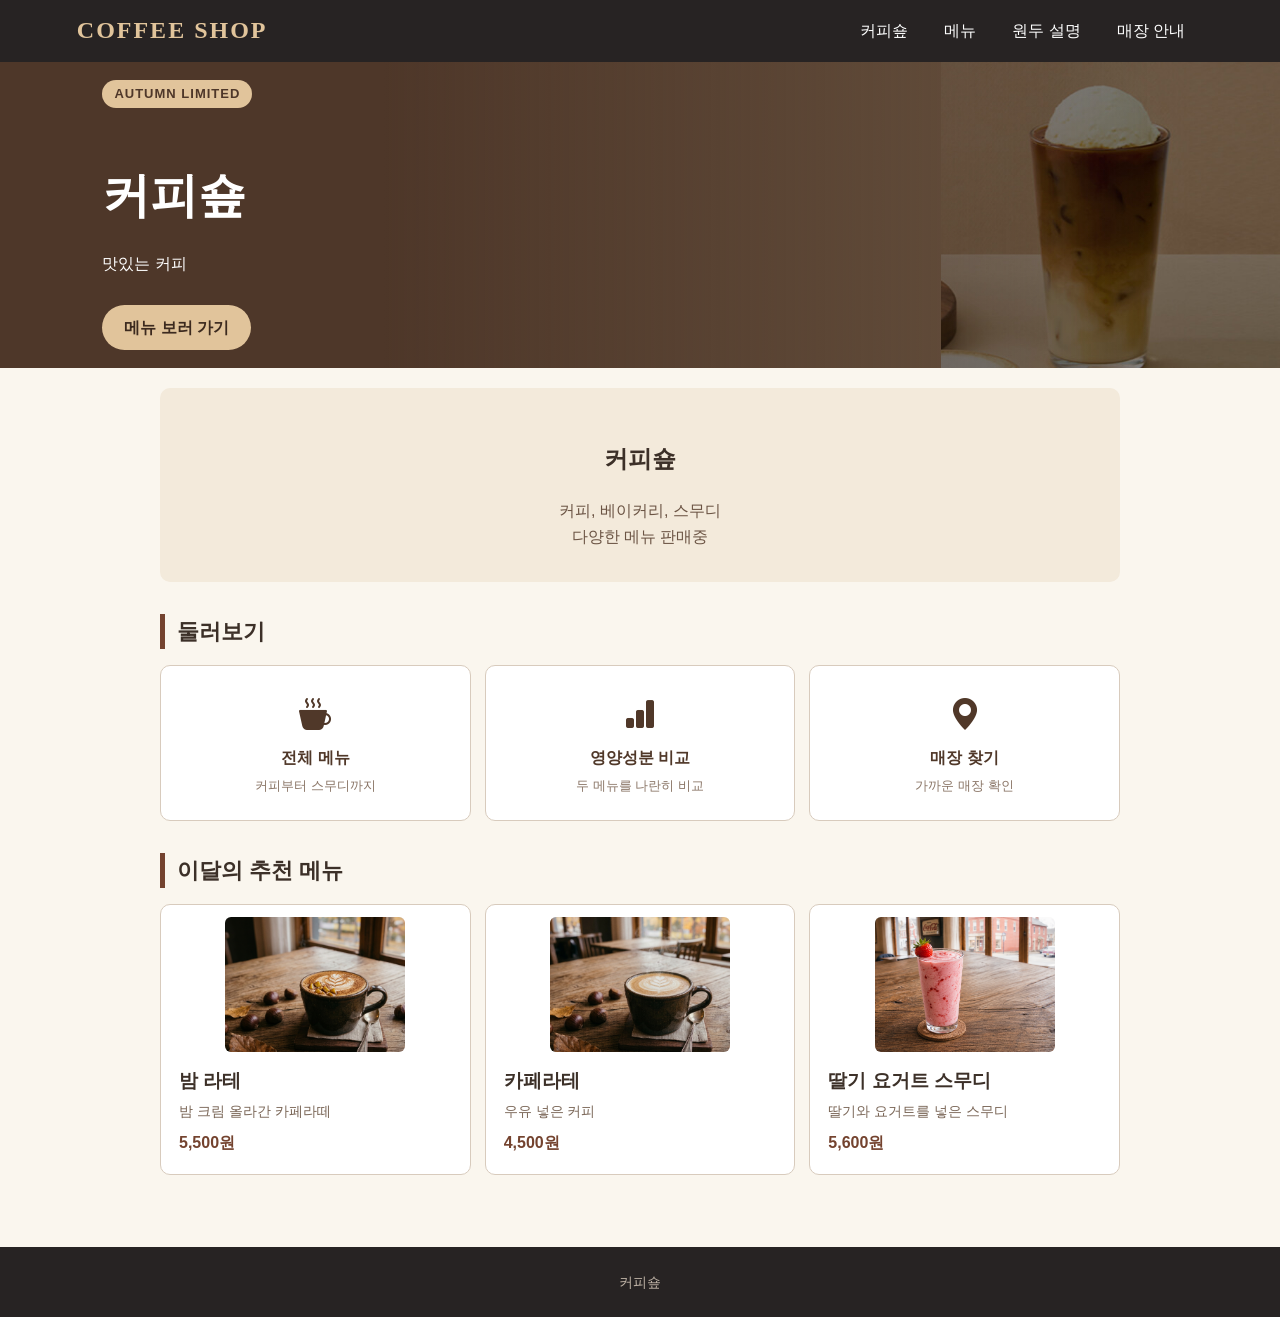
<file: index.html>
<!DOCTYPE html>
<html lang="ko">
<head>
    <meta charset="UTF-8">
    <meta name="viewport" content="width=device-width, initial-scale=1">
    <title>홈 | 커피숖</title>
    <link rel="stylesheet" href="https://cdn.jsdelivr.net/npm/bootstrap-icons@1.13.2/font/bootstrap-icons.min.css">
    <link rel="stylesheet" href="style.css">
</head>
<body>
    <!-- 상단 바: 하위 메뉴를 누르면 별도의 HTML 페이지로 이동한다. -->
    <header>
        <a class="brand" href="index.html">COFFEE SHOP</a>
        <nav aria-label="주요 메뉴">
            <details class="nav-group" name="navigation">
                <summary>커피숖</summary>
                <div class="dropdown">
                    <a href="index.html">메인</a>
                </div>
            </details>
            <details class="nav-group" name="navigation">
                <summary>메뉴</summary>
                <div class="dropdown">
                    <a href="menu.html">전체 메뉴</a>
                    <a href="compare.html">영양성분 비교</a>
                    <a href="order.html">금액 확인</a>
                </div>
            </details>
            <a class="nav-beans-link" href="beans.html">원두 설명</a>
            <details class="nav-group" name="navigation">
                <summary>매장 안내</summary>
                <div class="dropdown">
                    <a href="store.html">매장찾기</a>
                </div>
            </details>
        </nav>
    </header>

    <section class="banner">
        <div>
            <span class="badge">AUTUMN LIMITED</span>
            <h1>커피숖</h1>
            <p>맛있는 커피</p>
            <a class="cta" href="menu.html">메뉴 보러 가기</a>
        </div>
    </section>

    <main>
        <!-- 브랜드 소개 -->
        <section class="intro">
            <h1>커피숖</h1>
            <p>커피, 베이커리, 스무디<br>
              다양한 메뉴 판매중 </p>
        </section>

        <!-- 핵심 기능 바로가기 카드 3개 -->
        <section aria-labelledby="shortcut-title">
            <h2 id="shortcut-title">둘러보기</h2>
            <div class="shortcuts">
                <a href="menu.html">
                    <span class="icon" aria-hidden="true"><i class="bi bi-cup-hot-fill"></i></span>
                    <strong>전체 메뉴</strong>
                    <small>커피부터 스무디까지</small>
                </a>
                <a href="compare.html">
                    <span class="icon" aria-hidden="true"><i class="bi bi-bar-chart-fill"></i></span>
                    <strong>영양성분 비교</strong>
                    <small>두 메뉴를 나란히 비교</small>
                </a>
                <a href="store.html">
                    <span class="icon" aria-hidden="true"><i class="bi bi-geo-alt-fill"></i></span>
                    <strong>매장 찾기</strong>
                    <small>가까운 매장 확인</small>
                </a>
            </div>
        </section>
<!-- 추천 메뉴 -->
        <section>
            <h2>이달의 추천 메뉴</h2>
            <div class="picks">
                <div class="pick">
                    <img src="images/chestnut-latte.jpg" alt="밤 라테">
                    <h3>밤 라테</h3>
                    <p>밤 크림 올라간 카페라떼</p>
                    <strong>5,500원</strong>
                </div>
                <div class="pick">
                    <img src="images/cafe-latte.jpg" alt="카페라테">
                    <h3>카페라테</h3>
                    <p>우유 넣은 커피</p>
                    <strong>4,500원</strong>
                </div>
                <div class="pick">
                    <img src="images/strawberry-smoothie.jpg" alt="딸기 요거트 스무디">
                    <h3>딸기 요거트 스무디</h3>
                    <p>딸기와 요거트를 넣은 스무디</p>
                    <strong>5,600원</strong>
                </div>
            </div>
        </section>
    </main>

    <footer>커피숖</footer>
</body>
</html>
</file>
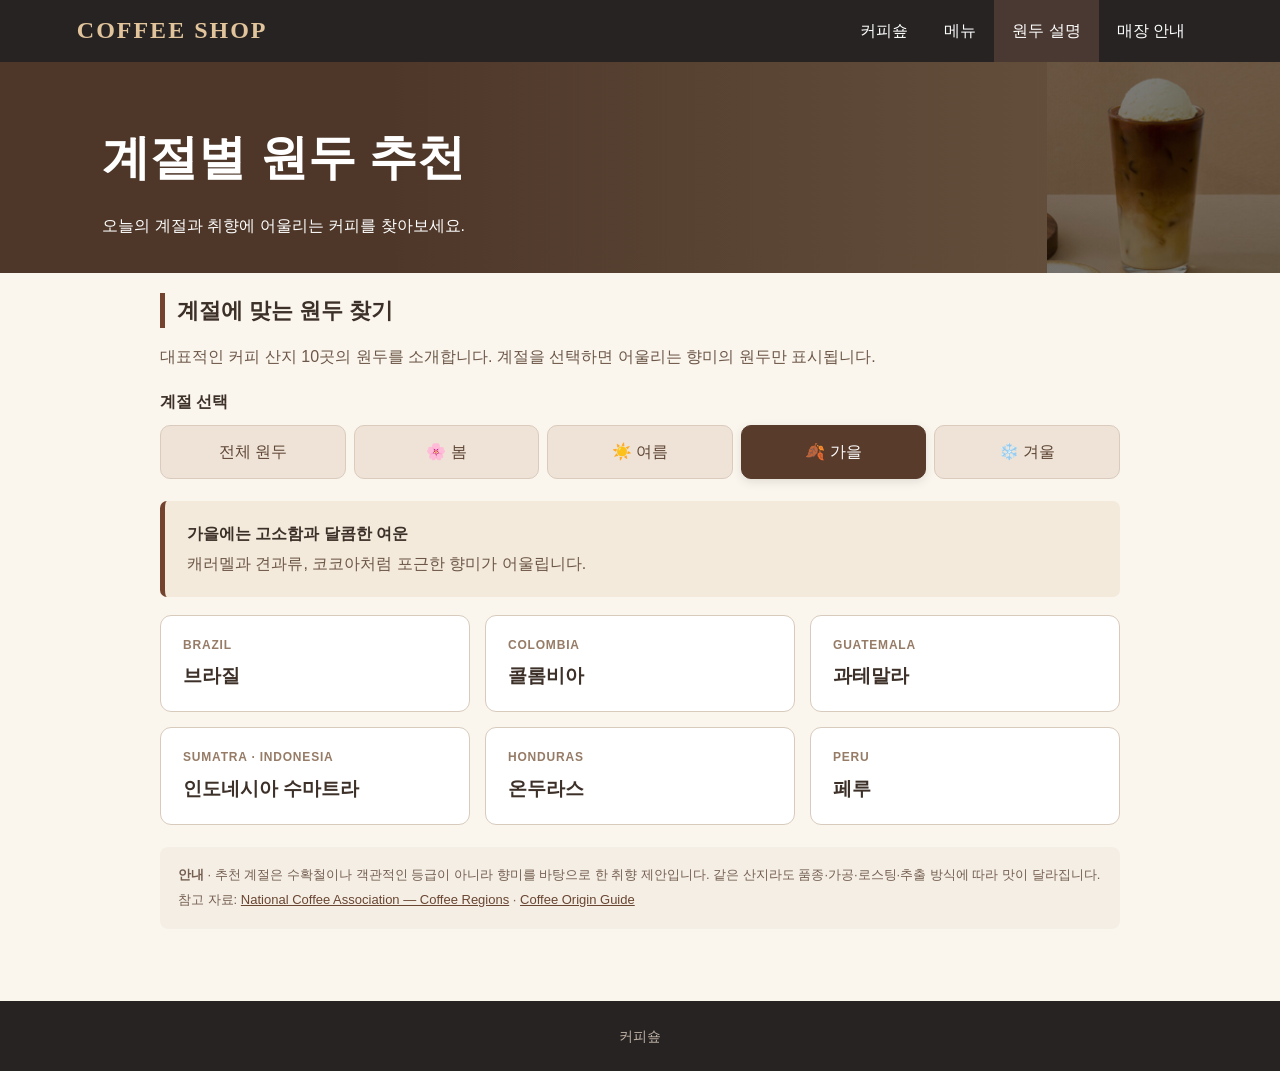
<file: beans.html>
<!DOCTYPE html>
<html lang="ko">
<head><meta charset="UTF-8"><meta name="viewport" content="width=device-width, initial-scale=1">
<title>계절별 원두 추천 | 커피숖</title>
<link rel="stylesheet" href="https://cdn.jsdelivr.net/npm/bootstrap-icons@1.13.2/font/bootstrap-icons.min.css">
<link rel="stylesheet" href="style.css"></head>
<body><header>
<a class="brand" href="index.html">COFFEE SHOP</a>
<nav aria-label="주요 메뉴">
<details class="nav-group" name="navigation"><summary>커피숖</summary><div class="dropdown"><a href="index.html">메인</a></div></details>
<details class="nav-group" name="navigation"><summary>메뉴</summary><div class="dropdown"><a href="menu.html">전체 메뉴</a><a href="compare.html">영양성분 비교</a><a href="order.html">금액 확인</a></div></details>
<a class="nav-beans-link" href="beans.html" aria-current="page">원두 설명</a>
<details class="nav-group" name="navigation"><summary>매장 안내</summary><div class="dropdown"><a href="store.html">매장찾기</a></div></details>
</nav></header>
<section class="banner"><div><h1>계절별 원두 추천</h1><p>오늘의 계절과 취향에 어울리는 커피를 찾아보세요.</p></div></section>
<main id="beans-page">
<section><h2>계절에 맞는 원두 찾기</h2><p class="bean-intro">대표적인 커피 산지 10곳의 원두를 소개합니다. 계절을 선택하면 어울리는 향미의 원두만 표시됩니다. </p>
<fieldset class="bean-season-controls"><legend>계절 선택</legend><label><input type="radio" id="season-all" name="season" value="all" >전체 원두</label><label><input type="radio" id="season-spring" name="season" value="spring" >🌸 봄</label><label><input type="radio" id="season-summer" name="season" value="summer" >☀️ 여름</label><label><input type="radio" id="season-autumn" name="season" value="autumn" checked>🍂 가을</label><label><input type="radio" id="season-winter" name="season" value="winter" >❄️ 겨울</label></fieldset>
<div class="bean-season-summary" aria-live="off"><div class="summary-item summary-all"><strong>대표 원두 10가지</strong><p>세계 여러 산지에서 생산되는 대표 원두들의 일반적인 향미를 살펴보세요.</p></div><div class="summary-item summary-spring"><strong>봄에는 꽃향기와 산뜻한 산미</strong><p>화사한 꽃향기, 가벼운 과일향, 균형 잡힌 단맛을 중심으로 추천해요.</p></div><div class="summary-item summary-summer"><strong>여름에는 과일향과 청량한 느낌</strong><p>시트러스와 베리처럼 산뜻한 느낌의 원두를 아이스로 즐겨 보세요.</p></div><div class="summary-item summary-autumn"><strong>가을에는 고소함과 달콤한 여운</strong><p>캐러멜과 견과류, 코코아처럼 포근한 향미가 어울립니다.</p></div><div class="summary-item summary-winter"><strong>겨울에는 진하고 따뜻한 풍미</strong><p>초콜릿과 향신료, 묵직한 바디를 가진 원두를 따뜻하게 즐겨 보세요.</p></div></div>
<div class="bean-cards"><article class="bean-card" data-seasons="autumn winter">
<div class="bean-region">BRAZIL</div>
<h3>브라질</h3>
<p class="bean-taste"><strong>대표 향미</strong> · 초콜릿 · 견과류 · 캐러멜</p>
<p class="bean-note">구수하고 부드러워 라테나 에스프레소에도 어울립니다.</p>
<div class="season-reason">초콜릿 같은 고소함으로 선선한 계절에 포근하게 즐기기 좋아요.</div>
<div class="bean-tags"><span>고소함</span><span>낮은 산미</span></div>
</article>
<article class="bean-card" data-seasons="spring autumn">
<div class="bean-region">COLOMBIA</div>
<h3>콜롬비아</h3>
<p class="bean-taste"><strong>대표 향미</strong> · 캐러멜 · 코코아 · 은은한 과일</p>
<p class="bean-note">산미와 단맛의 균형을 찾는 분께 권합니다.</p>
<div class="season-reason">봄에는 균형 잡힌 산뜻함, 가을에는 달콤한 여운을 느껴 보세요.</div>
<div class="bean-tags"><span>균형감</span><span>중간 바디</span></div>
</article>
<article class="bean-card" data-seasons="spring summer">
<div class="bean-region">ETHIOPIA</div>
<h3>에티오피아</h3>
<p class="bean-taste"><strong>대표 향미</strong> · 자스민 · 베리 · 감귤</p>
<p class="bean-note">꽃향기와 과일향이 특징적으로 나타나는 커피가 많습니다.</p>
<div class="season-reason">꽃처럼 화사한 향으로 봄을, 과일 같은 향으로 여름 아이스를 즐겨 보세요.</div>
<div class="bean-tags"><span>꽃향</span><span>과일향</span></div>
</article>
<article class="bean-card" data-seasons="spring summer">
<div class="bean-region">KENYA</div>
<h3>케냐</h3>
<p class="bean-taste"><strong>대표 향미</strong> · 블랙커런트 · 베리 · 시트러스</p>
<p class="bean-note">선명한 과일 산미를 선호한다면 좋은 출발점입니다.</p>
<div class="season-reason">산뜻한 과일 산미가 봄·여름의 가벼운 한 잔에 잘 어울려요.</div>
<div class="bean-tags"><span>밝은 산미</span><span>과일향</span></div>
</article>
<article class="bean-card" data-seasons="autumn winter">
<div class="bean-region">GUATEMALA</div>
<h3>과테말라</h3>
<p class="bean-taste"><strong>대표 향미</strong> · 코코아 · 캐러멜 · 향신료</p>
<p class="bean-note">깊은 단맛과 균형 잡힌 풍미를 기대할 수 있습니다.</p>
<div class="season-reason">따뜻하게 내렸을 때 코코아와 향신료 느낌을 즐겨 보세요.</div>
<div class="bean-tags"><span>코코아</span><span>묵직함</span></div>
</article>
<article class="bean-card" data-seasons="spring summer">
<div class="bean-region">COSTA RICA</div>
<h3>코스타리카</h3>
<p class="bean-taste"><strong>대표 향미</strong> · 감귤 · 꿀 · 깨끗한 단맛</p>
<p class="bean-note">깔끔한 끝맛과 맑은 향미를 좋아하는 분께 어울립니다.</p>
<div class="season-reason">봄날의 산뜻한 향과 여름의 청량한 커피를 연상시켜요.</div>
<div class="bean-tags"><span>깔끔함</span><span>상큼함</span></div>
</article>
<article class="bean-card" data-seasons="autumn winter">
<div class="bean-region">SUMATRA · INDONESIA</div>
<h3>인도네시아 수마트라</h3>
<p class="bean-taste"><strong>대표 향미</strong> · 허브 · 흙내음 · 스파이스</p>
<p class="bean-note">묵직한 바디와 낮은 톤의 풍미를 좋아한다면 추천합니다.</p>
<div class="season-reason">쌀쌀한 날에 깊고 진한 풍미를 천천히 음미해 보세요.</div>
<div class="bean-tags"><span>진한 바디</span><span>허브</span></div>
</article>
<article class="bean-card" data-seasons="spring autumn">
<div class="bean-region">HONDURAS</div>
<h3>온두라스</h3>
<p class="bean-taste"><strong>대표 향미</strong> · 견과류 · 복숭아 · 캐러멜</p>
<p class="bean-note">부드러운 단맛과 과일 느낌을 두루 만날 수 있습니다.</p>
<div class="season-reason">봄에는 달콤한 과일 느낌, 가을에는 견과류의 고소함을 즐겨요.</div>
<div class="bean-tags"><span>부드러움</span><span>은은한 과일</span></div>
</article>
<article class="bean-card" data-seasons="autumn winter">
<div class="bean-region">PERU</div>
<h3>페루</h3>
<p class="bean-taste"><strong>대표 향미</strong> · 아몬드 · 초콜릿 · 부드러운 과일</p>
<p class="bean-note">부담스럽지 않은 산미와 균형감이 장점인 경우가 많습니다.</p>
<div class="season-reason">아몬드와 초콜릿 같은 포근한 향미로 추천합니다.</div>
<div class="bean-tags"><span>아몬드</span><span>균형감</span></div>
</article>
<article class="bean-card" data-seasons="winter summer">
<div class="bean-region">MEXICO</div>
<h3>멕시코</h3>
<p class="bean-taste"><strong>대표 향미</strong> · 초콜릿 · 견과류 · 브라운슈거</p>
<p class="bean-note">은은한 고소함과 단맛을 좋아하는 분께 알맞습니다.</p>
<div class="season-reason">겨울에는 핫커피로, 여름에는 부드러운 아이스커피로 즐겨 보세요.</div>
<div class="bean-tags"><span>고소함</span><span>부드러운 단맛</span></div>
</article></div>
<div class="bean-info"><p><strong>안내</strong> · 추천 계절은 수확철이나 객관적인 등급이 아니라 향미를 바탕으로 한 취향 제안입니다. 같은 산지라도 품종·가공·로스팅·추출 방식에 따라 맛이 달라집니다.</p><p>참고 자료: <a href="https://www.aboutcoffee.org/origins/coffee-regions-of-the-world/" target="_blank" rel="noopener noreferrer">National Coffee Association — Coffee Regions</a> · <a href="https://homecoffee.org/pages/coffee-origin-guide" target="_blank" rel="noopener noreferrer">Coffee Origin Guide</a></p></div>
</section></main><footer>커피숖</footer></body></html>
</file>
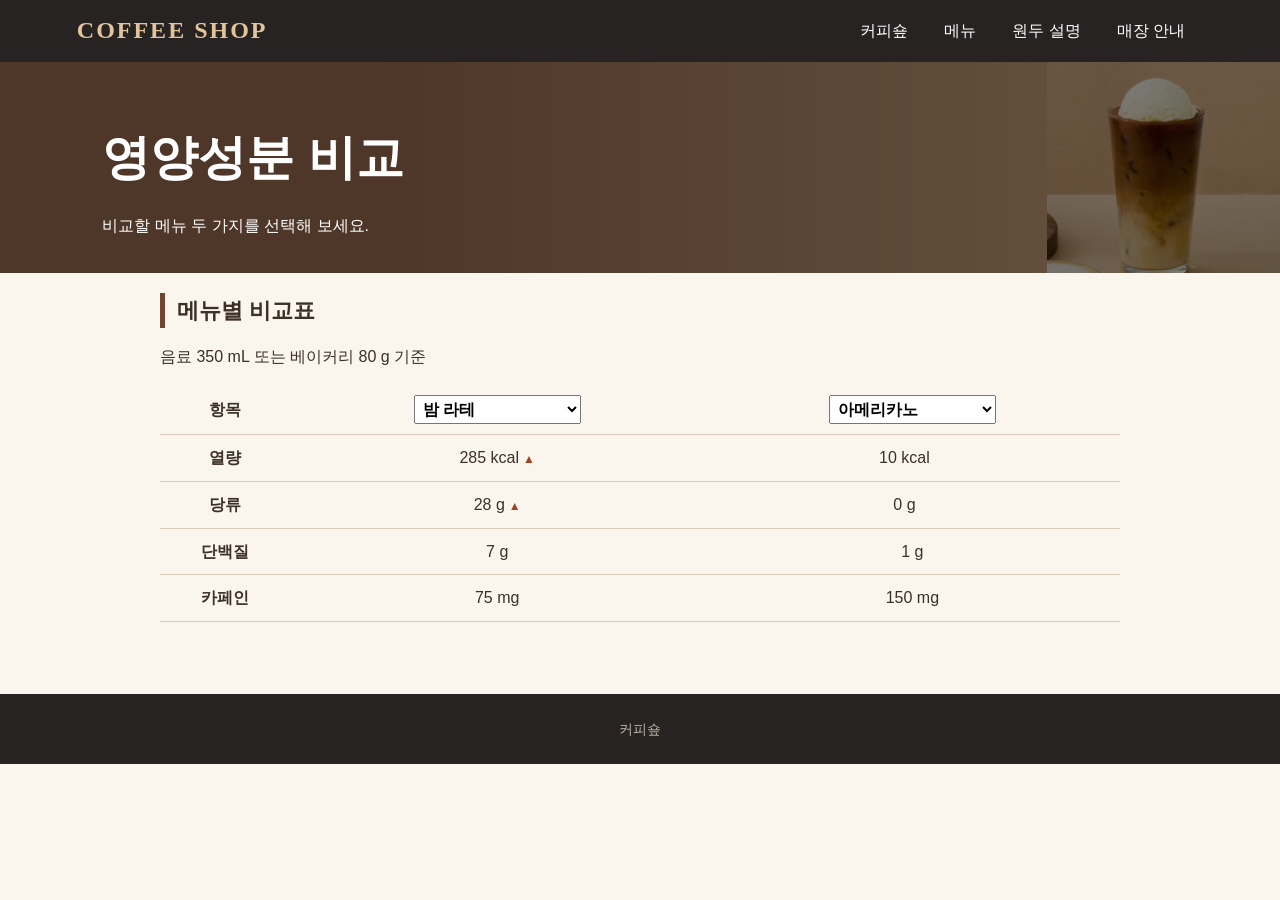
<file: compare.html>
<!DOCTYPE html>
<html lang="ko">
<head>
    <meta charset="UTF-8">
    <meta name="viewport" content="width=device-width, initial-scale=1">
    <title>영양성분 비교 | 커피숖</title>
    <link rel="stylesheet" href="https://cdn.jsdelivr.net/npm/bootstrap-icons@1.13.2/font/bootstrap-icons.min.css">
    <link rel="stylesheet" href="style.css">

</head>
<body>
    <!-- 상단 바: 하위 메뉴를 누르면 별도의 HTML 페이지로 이동한다. -->
    <header>
        <a class="brand" href="index.html">COFFEE SHOP</a>
        <nav aria-label="주요 메뉴">
            <details class="nav-group" name="navigation">
                <summary>커피숖</summary>
                <div class="dropdown">
                    <a href="index.html">메인</a>
                </div>
            </details>
            <details class="nav-group" name="navigation">
                <summary>메뉴</summary>
                <div class="dropdown">
                    <a href="menu.html">전체 메뉴</a>
                    <a href="compare.html">영양성분 비교</a>
                    <a href="order.html">금액 확인</a>
                </div>
            </details>
            <a class="nav-beans-link" href="beans.html">원두 설명</a>
            <details class="nav-group" name="navigation">
                <summary>매장 안내</summary>
                <div class="dropdown">
                    <a href="store.html">매장찾기</a>
                </div>
            </details>
        </nav>
    </header>
    <section class="banner">
        <div>
            <h1>영양성분 비교</h1>
            <p>비교할 메뉴 두 가지를 선택해 보세요.</p>
        </div>
    </section>
    <main>
<section id="comparison"><h2>메뉴별 비교표</h2><p>음료 350 mL 또는 베이커리 80 g 기준</p><table><thead><tr><th scope="col">항목</th><th scope="col"><select id="menu0" aria-label="첫 번째 메뉴"><option value="p0" selected>밤 라테</option><option value="p1">아메리카노</option><option value="p2">카페라테</option><option value="p3">말차 밀크</option><option value="p4">유자차</option><option value="p5">버터 스콘</option><option value="p6">딸기 요거트 스무디</option><option value="p7">망고 스무디</option><option value="p8">블루베리 스무디</option><option value="p9">자몽 에이드</option><option value="p10">레몬 소다</option><option value="p11">복숭아 아이스티</option><option value="p12">바닐라 라테</option><option value="p13">초코 머핀</option></select></th><th scope="col"><select id="menu1" aria-label="두 번째 메뉴"><option value="p0">밤 라테</option><option value="p1" selected>아메리카노</option><option value="p2">카페라테</option><option value="p3">말차 밀크</option><option value="p4">유자차</option><option value="p5">버터 스콘</option><option value="p6">딸기 요거트 스무디</option><option value="p7">망고 스무디</option><option value="p8">블루베리 스무디</option><option value="p9">자몽 에이드</option><option value="p10">레몬 소다</option><option value="p11">복숭아 아이스티</option><option value="p12">바닐라 라테</option><option value="p13">초코 머핀</option></select></th></tr></thead><tbody>
<tr><th scope="row">열량</th><td class="side0"><span class="p0">285 kcal</span><span class="p1">10 kcal</span><span class="p2">160 kcal</span><span class="p3">210 kcal</span><span class="p4">130 kcal</span><span class="p5">320 kcal</span><span class="p6">245 kcal</span><span class="p7">210 kcal</span><span class="p8">225 kcal</span><span class="p9">155 kcal</span><span class="p10">140 kcal</span><span class="p11">125 kcal</span><span class="p12">205 kcal</span><span class="p13">330 kcal</span></td><td class="side1"><span class="p0">285 kcal</span><span class="p1">10 kcal</span><span class="p2">160 kcal</span><span class="p3">210 kcal</span><span class="p4">130 kcal</span><span class="p5">320 kcal</span><span class="p6">245 kcal</span><span class="p7">210 kcal</span><span class="p8">225 kcal</span><span class="p9">155 kcal</span><span class="p10">140 kcal</span><span class="p11">125 kcal</span><span class="p12">205 kcal</span><span class="p13">330 kcal</span></td></tr>
<tr><th scope="row">당류</th><td class="side0"><span class="p0">28 g</span><span class="p1">0 g</span><span class="p2">11 g</span><span class="p3">22 g</span><span class="p4">30 g</span><span class="p5">8 g</span><span class="p6">32 g</span><span class="p7">36 g</span><span class="p8">33 g</span><span class="p9">30 g</span><span class="p10">29 g</span><span class="p11">26 g</span><span class="p12">23 g</span><span class="p13">24 g</span></td><td class="side1"><span class="p0">28 g</span><span class="p1">0 g</span><span class="p2">11 g</span><span class="p3">22 g</span><span class="p4">30 g</span><span class="p5">8 g</span><span class="p6">32 g</span><span class="p7">36 g</span><span class="p8">33 g</span><span class="p9">30 g</span><span class="p10">29 g</span><span class="p11">26 g</span><span class="p12">23 g</span><span class="p13">24 g</span></td></tr>
<tr><th scope="row">단백질</th><td class="side0"><span class="p0">7 g</span><span class="p1">1 g</span><span class="p2">8 g</span><span class="p3">7 g</span><span class="p4">0 g</span><span class="p5">5 g</span><span class="p6">5 g</span><span class="p7">1 g</span><span class="p8">2 g</span><span class="p9">1 g</span><span class="p10">0 g</span><span class="p11">0 g</span><span class="p12">7 g</span><span class="p13">4 g</span></td><td class="side1"><span class="p0">7 g</span><span class="p1">1 g</span><span class="p2">8 g</span><span class="p3">7 g</span><span class="p4">0 g</span><span class="p5">5 g</span><span class="p6">5 g</span><span class="p7">1 g</span><span class="p8">2 g</span><span class="p9">1 g</span><span class="p10">0 g</span><span class="p11">0 g</span><span class="p12">7 g</span><span class="p13">4 g</span></td></tr>
<tr><th scope="row">카페인</th><td class="side0"><span class="p0">75 mg</span><span class="p1">150 mg</span><span class="p2">75 mg</span><span class="p3">40 mg</span><span class="p4">0 mg</span><span class="p5">0 mg</span><span class="p6">0 mg</span><span class="p7">0 mg</span><span class="p8">0 mg</span><span class="p9">0 mg</span><span class="p10">0 mg</span><span class="p11">18 mg</span><span class="p12">75 mg</span><span class="p13">0 mg</span></td><td class="side1"><span class="p0">75 mg</span><span class="p1">150 mg</span><span class="p2">75 mg</span><span class="p3">40 mg</span><span class="p4">0 mg</span><span class="p5">0 mg</span><span class="p6">0 mg</span><span class="p7">0 mg</span><span class="p8">0 mg</span><span class="p9">0 mg</span><span class="p10">0 mg</span><span class="p11">18 mg</span><span class="p12">75 mg</span><span class="p13">0 mg</span></td></tr>
</tbody></table></section>
    </main>
    <footer>커피숖</footer>
</body>
</html>
</file>
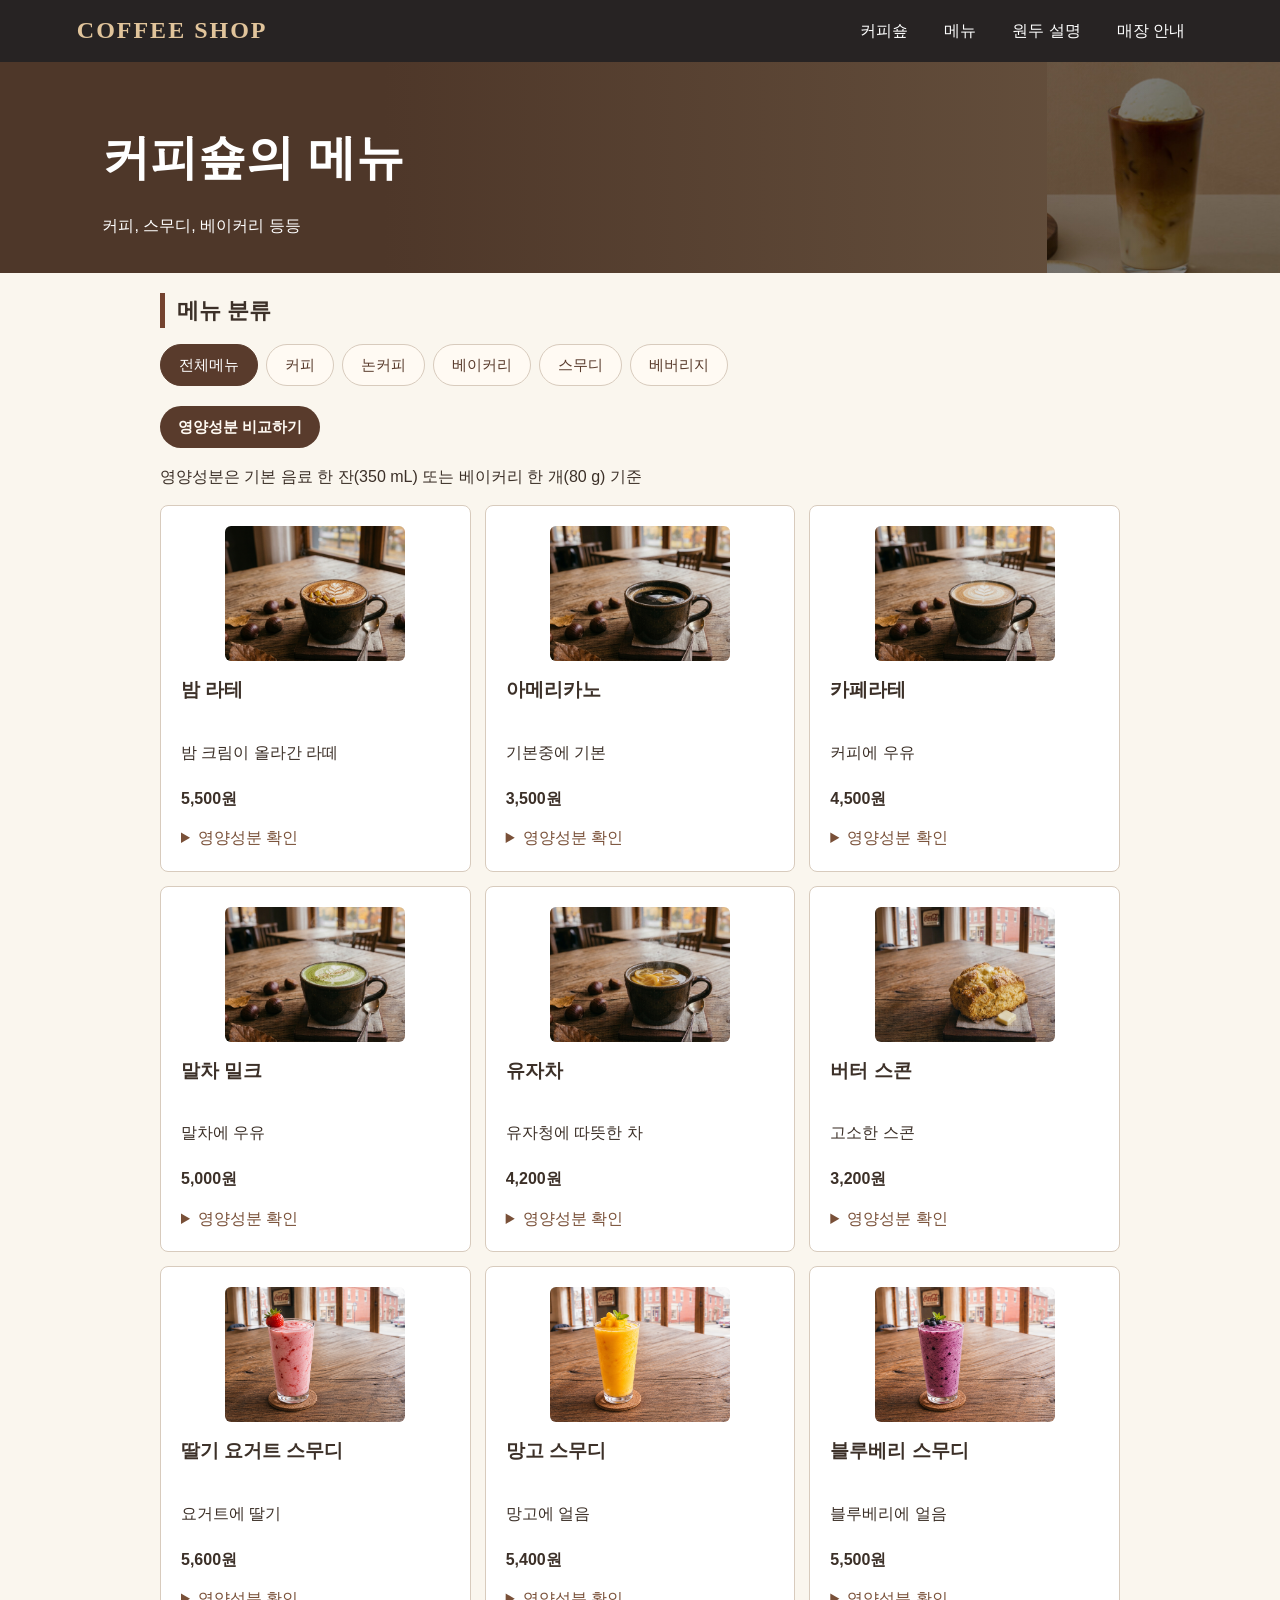
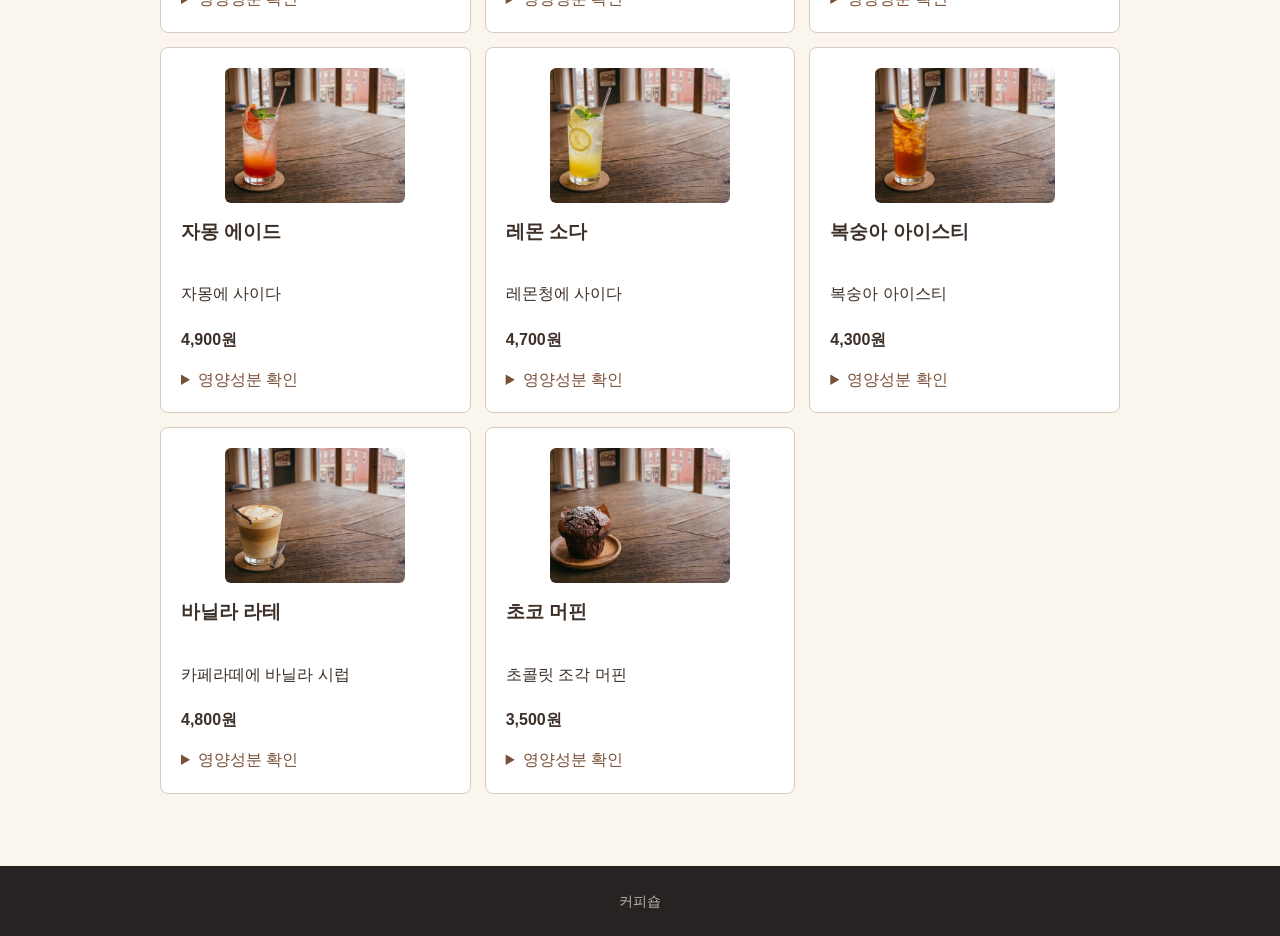
<file: menu.html>
<!DOCTYPE html>
<html lang="ko">
<head>
    <meta charset="UTF-8">
    <meta name="viewport" content="width=device-width, initial-scale=1">
    <title>메뉴 | 온도커피</title>
    <link rel="stylesheet" href="https://cdn.jsdelivr.net/npm/bootstrap-icons@1.13.2/font/bootstrap-icons.min.css">
    <link rel="stylesheet" href="style.css">
</head>
<body>
    <!-- 상단 바: 하위 메뉴를 누르면 별도의 HTML 페이지로 이동한다. -->
    <header>
        <a class="brand" href="index.html">COFFEE SHOP</a>
        <nav aria-label="주요 메뉴">
            <details class="nav-group" name="navigation">
                <summary>커피숖</summary>
                <div class="dropdown">
                    <a href="index.html">메인</a>
                </div>
            </details>
            <details class="nav-group" name="navigation">
                <summary>메뉴</summary>
                <div class="dropdown">
                    <a href="menu.html">전체 메뉴</a>
                    <a href="compare.html">영양성분 비교</a>
                    <a href="order.html">금액 확인</a>
                </div>
            </details>
            <a class="nav-beans-link" href="beans.html">원두 설명</a>
            <details class="nav-group" name="navigation">
                <summary>매장 안내</summary>
                <div class="dropdown">
                    <a href="store.html">매장찾기</a>
                </div>
            </details>
        </nav>
    </header>
    <section class="banner">
        <div>
            <h1>커피숖의 메뉴</h1>
            <p>커피, 스무디, 베이커리 등등 </p>
        </div>
    </section>
    <main>
        <section id="menu">
            <h2>메뉴 분류</h2>
            <!-- 선택한 버튼의 분류에 맞는 메뉴 카드만 보여 준다. -->
            <fieldset class="categories"><legend>분류 선택</legend>
                <label><input type="radio" name="category" value="전체메뉴" checked> 전체메뉴</label>
                <label><input type="radio" name="category" value="커피"> 커피</label>
                <label><input type="radio" name="category" value="논커피"> 논커피</label>
                <label><input type="radio" name="category" value="베이커리"> 베이커리</label>
                <label><input type="radio" name="category" value="스무디"> 스무디</label>
                <label><input type="radio" name="category" value="베버리지"> 베버리지</label>
            </fieldset>
            <a class="compare-button" href="compare.html">영양성분 비교하기</a>
            <p>영양성분은 기본 음료 한 잔(350 mL) 또는 베이커리 한 개(80 g) 기준</p>
            <div class="cards">
                <!-- details 태그: 제목을 누르면 접혀 있던 영양성분 목록이 열린다. -->
                <article data-category="커피">
                    <img src="images/chestnut-latte.jpg" alt="밤 라테">
                    <h3>밤 라테</h3>
                    <p>밤 크림이 올라간 라떼</p>
                    <strong>5,500원</strong>
                    <details>
                        <summary>영양성분 확인</summary>
                        <ul>
                            <li>열량 <span>285 kcal</span></li>
                            <li>당류 <span>28 g</span></li>
                            <li>단백질 <span>7 g</span></li>
                            <li>카페인 <span>75 mg</span></li>
                        </ul>
                    </details>
                </article>
                <article data-category="커피">
                    <img src="images/americano.jpg" alt="아메리카노">
                    <h3>아메리카노</h3>
                    <p>기본중에 기본</p>
                    <strong>3,500원</strong>
                    <details>
                        <summary>영양성분 확인</summary>
                        <ul>
                            <li>열량 <span>10 kcal</span></li>
                            <li>당류 <span>0 g</span></li>
                            <li>단백질 <span>1 g</span></li>
                            <li>카페인 <span>150 mg</span></li>
                        </ul>
                    </details>
                </article>
                <article data-category="커피">
                    <img src="images/cafe-latte.jpg" alt="카페라테">
                    <h3>카페라테</h3>
                    <p>커피에 우유</p>
                    <strong>4,500원</strong>
                    <details>
                        <summary>영양성분 확인</summary>
                        <ul>
                            <li>열량 <span>160 kcal</span></li>
                            <li>당류 <span>11 g</span></li>
                            <li>단백질 <span>8 g</span></li>
                            <li>카페인 <span>75 mg</span></li>
                        </ul>
                    </details>
                </article>
                <article data-category="논커피">
                    <img src="images/matcha-milk.jpg" alt="말차 밀크">
                    <h3>말차 밀크</h3>
                    <p>말차에 우유</p>
                    <strong>5,000원</strong>
                    <details>
                        <summary>영양성분 확인</summary>
                        <ul>
                            <li>열량 <span>210 kcal</span></li>
                            <li>당류 <span>22 g</span></li>
                            <li>단백질 <span>7 g</span></li>
                            <li>카페인 <span>40 mg</span></li>
                        </ul>
                    </details>
                </article>
                <article data-category="논커피">
                    <img src="images/yuja-tea.jpg" alt="유자차">
                    <h3>유자차</h3>
                    <p>유자청에 따뜻한 차</p>
                    <strong>4,200원</strong>
                    <details>
                        <summary>영양성분 확인</summary>
                        <ul>
                            <li>열량 <span>130 kcal</span></li>
                            <li>당류 <span>30 g</span></li>
                            <li>단백질 <span>0 g</span></li>
                            <li>카페인 <span>0 mg</span></li>
                        </ul>
                    </details>
                </article>
                <article data-category="베이커리">
                    <img src="images/butter-scone.jpg" alt="버터 스콘">
                    <h3>버터 스콘</h3>
                    <p>고소한 스콘</p>
                    <strong>3,200원</strong>
                    <details>
                        <summary>영양성분 확인</summary>
                        <ul>
                            <li>열량 <span>320 kcal</span></li>
                            <li>당류 <span>8 g</span></li>
                            <li>단백질 <span>5 g</span></li>
                            <li>카페인 <span>0 mg</span></li>
                        </ul>
                    </details>
                </article>
                <article data-category="스무디">
                    <img src="images/strawberry-smoothie.jpg" alt="딸기 요거트 스무디">
                    <h3>딸기 요거트 스무디</h3>
                    <p>요거트에 딸기</p>
                    <strong>5,600원</strong>
                    <details>
                        <summary>영양성분 확인</summary>
                        <ul>
                            <li>열량 <span>245 kcal</span></li>
                            <li>당류 <span>32 g</span></li>
                            <li>단백질 <span>5 g</span></li>
                            <li>카페인 <span>0 mg</span></li>
                        </ul>
                    </details>
                </article>
                <article data-category="스무디">
                    <img src="images/mango-smoothie.jpg" alt="망고 스무디">
                    <h3>망고 스무디</h3>
                    <p>망고에 얼음</p>
                    <strong>5,400원</strong>
                    <details>
                        <summary>영양성분 확인</summary>
                        <ul>
                            <li>열량 <span>210 kcal</span></li>
                            <li>당류 <span>36 g</span></li>
                            <li>단백질 <span>1 g</span></li>
                            <li>카페인 <span>0 mg</span></li>
                        </ul>
                    </details>
                </article>
                <article data-category="스무디">
                    <img src="images/blueberry-smoothie.jpg" alt="블루베리 스무디">
                    <h3>블루베리 스무디</h3>
                    <p>블루베리에 얼음</p>
                    <strong>5,500원</strong>
                    <details>
                        <summary>영양성분 확인</summary>
                        <ul>
                            <li>열량 <span>225 kcal</span></li>
                            <li>당류 <span>33 g</span></li>
                            <li>단백질 <span>2 g</span></li>
                            <li>카페인 <span>0 mg</span></li>
                        </ul>
                    </details>
                </article>
                <article data-category="베버리지">
                            <img src="images/grapefruit-ade.jpg" alt="자몽 에이드">
                            <h3>자몽 에이드</h3>
                            <p>자몽에 사이다</p>
                            <strong>4,900원</strong>
                            <details>
                                <summary>영양성분 확인</summary>
                                <ul>
                                    <li>열량 <span>155 kcal</span></li>
                                    <li>당류 <span>30 g</span></li>
                                    <li>단백질 <span>1 g</span></li>
                                    <li>카페인 <span>0 mg</span></li>
                                </ul>
                            </details>
                        </article>
                        <article data-category="베버리지">
                            <img src="images/lemon-soda.jpg" alt="레몬 소다">
                            <h3>레몬 소다</h3>
                            <p>레몬청에 사이다</p>
                            <strong>4,700원</strong>
                            <details>
                                <summary>영양성분 확인</summary>
                                <ul>
                                    <li>열량 <span>140 kcal</span></li>
                                    <li>당류 <span>29 g</span></li>
                                    <li>단백질 <span>0 g</span></li>
                                    <li>카페인 <span>0 mg</span></li>
                                </ul>
                            </details>
                        </article>
                        <article data-category="베버리지">
                            <img src="images/peach-iced-tea.jpg" alt="복숭아 아이스티">
                            <h3>복숭아 아이스티</h3>
                            <p>복숭아 아이스티</p>
                            <strong>4,300원</strong>
                            <details>
                                <summary>영양성분 확인</summary>
                                <ul>
                                    <li>열량 <span>125 kcal</span></li>
                                    <li>당류 <span>26 g</span></li>
                                    <li>단백질 <span>0 g</span></li>
                                    <li>카페인 <span>18 mg</span></li>
                                </ul>
                            </details>
                        </article>
                        <article data-category="커피">
                            <img src="images/vanilla-latte.jpg" alt="바닐라 라테">
                            <h3>바닐라 라테</h3>
                            <p>카페라떼에 바닐라 시럽</p>
                            <strong>4,800원</strong>
                            <details>
                                <summary>영양성분 확인</summary>
                                <ul>
                                    <li>열량 <span>205 kcal</span></li>
                                    <li>당류 <span>23 g</span></li>
                                    <li>단백질 <span>7 g</span></li>
                                    <li>카페인 <span>75 mg</span></li>
                                </ul>
                            </details>
                        </article>
                        <article data-category="베이커리">
                            <img src="images/choco-muffin.jpg" alt="초코 머핀">
                            <h3>초코 머핀</h3>
                            <p>초콜릿 조각 머핀</p>
                            <strong>3,500원</strong>
                            <details>
                                <summary>영양성분 확인</summary>
                                <ul>
                                    <li>열량 <span>330 kcal</span></li>
                                    <li>당류 <span>24 g</span></li>
                                    <li>단백질 <span>4 g</span></li>
                                    <li>카페인 <span>0 mg</span></li>
                                </ul>
                            </details>
                        </article>
                    </div>
                </section>
    </main>
    <footer>커피숍</footer>
</body>
</html>
</file>
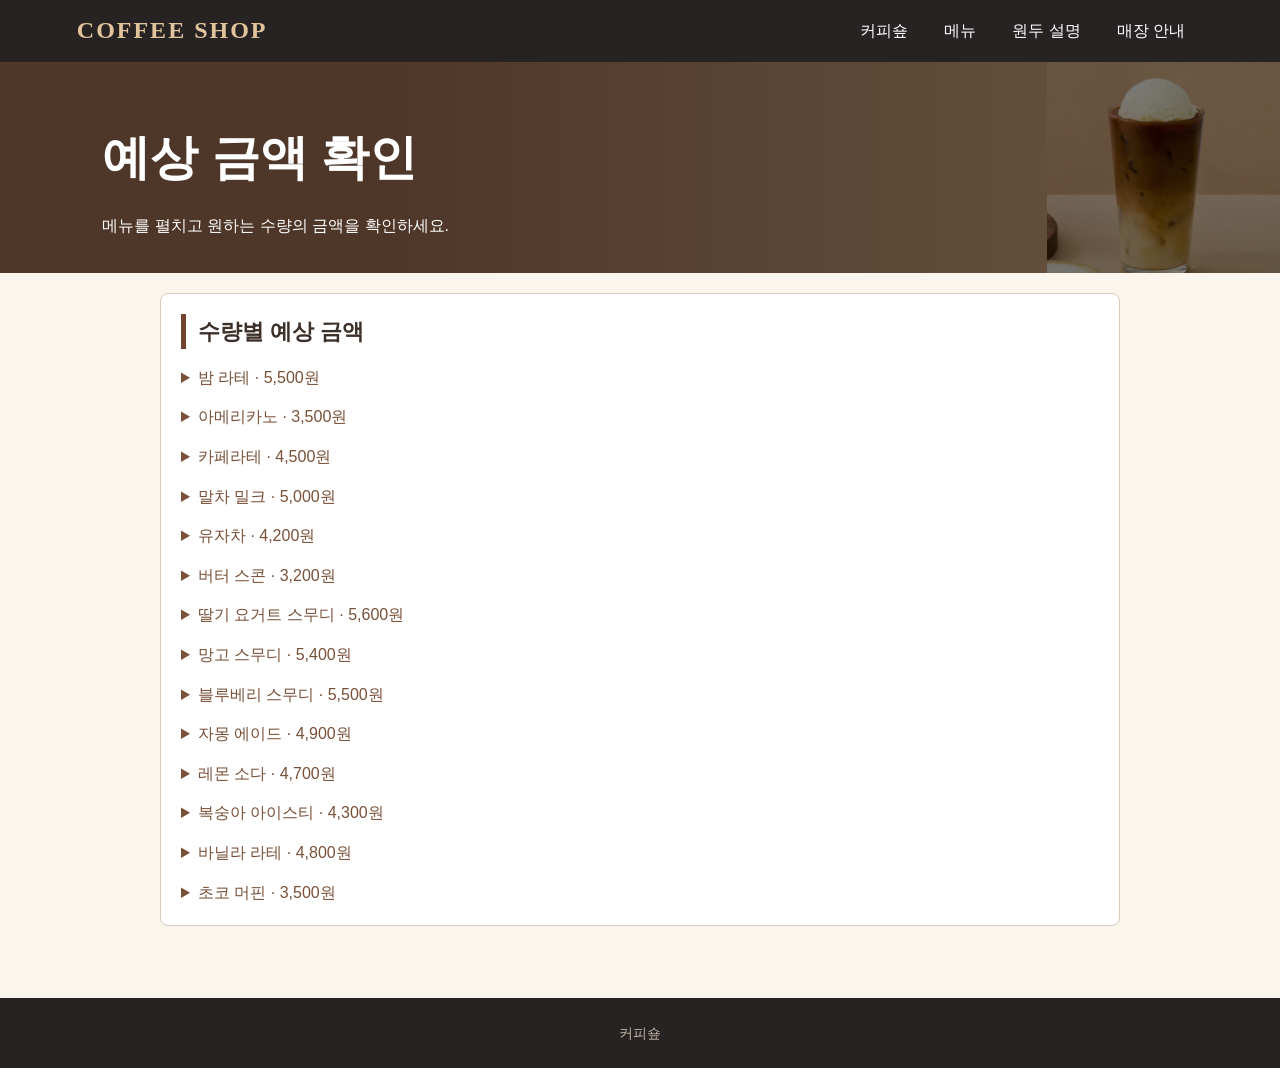
<file: order.html>
<!DOCTYPE html>
<html lang="ko">
<head>
    <meta charset="UTF-8">
    <meta name="viewport" content="width=device-width, initial-scale=1">
    <title>금액 확인 | 커피숖</title>
    <link rel="stylesheet" href="https://cdn.jsdelivr.net/npm/bootstrap-icons@1.13.2/font/bootstrap-icons.min.css">
    <link rel="stylesheet" href="style.css">
</head>
<body>
    <!-- 상단 바: 하위 메뉴를 누르면 별도의 HTML 페이지로 이동한다. -->
    <header>
        <a class="brand" href="index.html">COFFEE SHOP</a>
        <nav aria-label="주요 메뉴">
            <details class="nav-group" name="navigation">
                <summary>커피숖</summary>
                <div class="dropdown">
                    <a href="index.html">메인</a>
                </div>
            </details>
            <details class="nav-group" name="navigation">
                <summary>메뉴</summary>
                <div class="dropdown">
                    <a href="menu.html">전체 메뉴</a>
                    <a href="compare.html">영양성분 비교</a>
                    <a href="order.html">금액 확인</a>
                </div>
            </details>
            <a class="nav-beans-link" href="beans.html">원두 설명</a>
            <details class="nav-group" name="navigation">
                <summary>매장 안내</summary>
                <div class="dropdown">
                    <a href="store.html">매장찾기</a>
                </div>
            </details>
        </nav>
    </header>
    <section class="banner">
        <div>
            <h1>예상 금액 확인</h1>
            <p>메뉴를 펼치고 원하는 수량의 금액을 확인하세요.</p>
        </div>
    </section>
    <main>
        <section id="order">
<h2>수량별 예상 금액</h2>
<details><summary>밤 라테 · 5,500원</summary>
<table><thead><tr><th scope="col">수량</th><th scope="col">기본 금액</th><th scope="col">잔마다 샷 추가 (+500원)</th></tr></thead><tbody>
<tr><th scope="row">1개</th><td>5,500원</td><td>6,000원</td></tr>
<tr><th scope="row">2개</th><td>11,000원</td><td>12,000원</td></tr>
<tr><th scope="row">3개</th><td>16,500원</td><td>18,000원</td></tr>
<tr><th scope="row">4개</th><td>22,000원</td><td>24,000원</td></tr>
<tr><th scope="row">5개</th><td>27,500원</td><td>30,000원</td></tr>
<tr><th scope="row">6개</th><td>33,000원</td><td>36,000원</td></tr>
<tr><th scope="row">7개</th><td>38,500원</td><td>42,000원</td></tr>
<tr><th scope="row">8개</th><td>44,000원</td><td>48,000원</td></tr>
<tr><th scope="row">9개</th><td>49,500원</td><td>54,000원</td></tr>
<tr><th scope="row">10개</th><td>55,000원</td><td>60,000원</td></tr>
</tbody></table></details>
<details><summary>아메리카노 · 3,500원</summary>
<table><thead><tr><th scope="col">수량</th><th scope="col">기본 금액</th><th scope="col">잔마다 샷 추가 (+500원)</th></tr></thead><tbody>
<tr><th scope="row">1개</th><td>3,500원</td><td>4,000원</td></tr>
<tr><th scope="row">2개</th><td>7,000원</td><td>8,000원</td></tr>
<tr><th scope="row">3개</th><td>10,500원</td><td>12,000원</td></tr>
<tr><th scope="row">4개</th><td>14,000원</td><td>16,000원</td></tr>
<tr><th scope="row">5개</th><td>17,500원</td><td>20,000원</td></tr>
<tr><th scope="row">6개</th><td>21,000원</td><td>24,000원</td></tr>
<tr><th scope="row">7개</th><td>24,500원</td><td>28,000원</td></tr>
<tr><th scope="row">8개</th><td>28,000원</td><td>32,000원</td></tr>
<tr><th scope="row">9개</th><td>31,500원</td><td>36,000원</td></tr>
<tr><th scope="row">10개</th><td>35,000원</td><td>40,000원</td></tr>
</tbody></table></details>
<details><summary>카페라테 · 4,500원</summary>
<table><thead><tr><th scope="col">수량</th><th scope="col">기본 금액</th><th scope="col">잔마다 샷 추가 (+500원)</th></tr></thead><tbody>
<tr><th scope="row">1개</th><td>4,500원</td><td>5,000원</td></tr>
<tr><th scope="row">2개</th><td>9,000원</td><td>10,000원</td></tr>
<tr><th scope="row">3개</th><td>13,500원</td><td>15,000원</td></tr>
<tr><th scope="row">4개</th><td>18,000원</td><td>20,000원</td></tr>
<tr><th scope="row">5개</th><td>22,500원</td><td>25,000원</td></tr>
<tr><th scope="row">6개</th><td>27,000원</td><td>30,000원</td></tr>
<tr><th scope="row">7개</th><td>31,500원</td><td>35,000원</td></tr>
<tr><th scope="row">8개</th><td>36,000원</td><td>40,000원</td></tr>
<tr><th scope="row">9개</th><td>40,500원</td><td>45,000원</td></tr>
<tr><th scope="row">10개</th><td>45,000원</td><td>50,000원</td></tr>
</tbody></table></details>
<details><summary>말차 밀크 · 5,000원</summary>
<table><thead><tr><th scope="col">수량</th><th scope="col">기본 금액</th></tr></thead><tbody>
<tr><th scope="row">1개</th><td>5,000원</td></tr>
<tr><th scope="row">2개</th><td>10,000원</td></tr>
<tr><th scope="row">3개</th><td>15,000원</td></tr>
<tr><th scope="row">4개</th><td>20,000원</td></tr>
<tr><th scope="row">5개</th><td>25,000원</td></tr>
<tr><th scope="row">6개</th><td>30,000원</td></tr>
<tr><th scope="row">7개</th><td>35,000원</td></tr>
<tr><th scope="row">8개</th><td>40,000원</td></tr>
<tr><th scope="row">9개</th><td>45,000원</td></tr>
<tr><th scope="row">10개</th><td>50,000원</td></tr>
</tbody></table></details>
<details><summary>유자차 · 4,200원</summary>
<table><thead><tr><th scope="col">수량</th><th scope="col">기본 금액</th></tr></thead><tbody>
<tr><th scope="row">1개</th><td>4,200원</td></tr>
<tr><th scope="row">2개</th><td>8,400원</td></tr>
<tr><th scope="row">3개</th><td>12,600원</td></tr>
<tr><th scope="row">4개</th><td>16,800원</td></tr>
<tr><th scope="row">5개</th><td>21,000원</td></tr>
<tr><th scope="row">6개</th><td>25,200원</td></tr>
<tr><th scope="row">7개</th><td>29,400원</td></tr>
<tr><th scope="row">8개</th><td>33,600원</td></tr>
<tr><th scope="row">9개</th><td>37,800원</td></tr>
<tr><th scope="row">10개</th><td>42,000원</td></tr>
</tbody></table></details>
<details><summary>버터 스콘 · 3,200원</summary>
<table><thead><tr><th scope="col">수량</th><th scope="col">기본 금액</th></tr></thead><tbody>
<tr><th scope="row">1개</th><td>3,200원</td></tr>
<tr><th scope="row">2개</th><td>6,400원</td></tr>
<tr><th scope="row">3개</th><td>9,600원</td></tr>
<tr><th scope="row">4개</th><td>12,800원</td></tr>
<tr><th scope="row">5개</th><td>16,000원</td></tr>
<tr><th scope="row">6개</th><td>19,200원</td></tr>
<tr><th scope="row">7개</th><td>22,400원</td></tr>
<tr><th scope="row">8개</th><td>25,600원</td></tr>
<tr><th scope="row">9개</th><td>28,800원</td></tr>
<tr><th scope="row">10개</th><td>32,000원</td></tr>
</tbody></table></details>
<details><summary>딸기 요거트 스무디 · 5,600원</summary>
<table><thead><tr><th scope="col">수량</th><th scope="col">기본 금액</th></tr></thead><tbody>
<tr><th scope="row">1개</th><td>5,600원</td></tr>
<tr><th scope="row">2개</th><td>11,200원</td></tr>
<tr><th scope="row">3개</th><td>16,800원</td></tr>
<tr><th scope="row">4개</th><td>22,400원</td></tr>
<tr><th scope="row">5개</th><td>28,000원</td></tr>
<tr><th scope="row">6개</th><td>33,600원</td></tr>
<tr><th scope="row">7개</th><td>39,200원</td></tr>
<tr><th scope="row">8개</th><td>44,800원</td></tr>
<tr><th scope="row">9개</th><td>50,400원</td></tr>
<tr><th scope="row">10개</th><td>56,000원</td></tr>
</tbody></table></details>
<details><summary>망고 스무디 · 5,400원</summary>
<table><thead><tr><th scope="col">수량</th><th scope="col">기본 금액</th></tr></thead><tbody>
<tr><th scope="row">1개</th><td>5,400원</td></tr>
<tr><th scope="row">2개</th><td>10,800원</td></tr>
<tr><th scope="row">3개</th><td>16,200원</td></tr>
<tr><th scope="row">4개</th><td>21,600원</td></tr>
<tr><th scope="row">5개</th><td>27,000원</td></tr>
<tr><th scope="row">6개</th><td>32,400원</td></tr>
<tr><th scope="row">7개</th><td>37,800원</td></tr>
<tr><th scope="row">8개</th><td>43,200원</td></tr>
<tr><th scope="row">9개</th><td>48,600원</td></tr>
<tr><th scope="row">10개</th><td>54,000원</td></tr>
</tbody></table></details>
<details><summary>블루베리 스무디 · 5,500원</summary>
<table><thead><tr><th scope="col">수량</th><th scope="col">기본 금액</th></tr></thead><tbody>
<tr><th scope="row">1개</th><td>5,500원</td></tr>
<tr><th scope="row">2개</th><td>11,000원</td></tr>
<tr><th scope="row">3개</th><td>16,500원</td></tr>
<tr><th scope="row">4개</th><td>22,000원</td></tr>
<tr><th scope="row">5개</th><td>27,500원</td></tr>
<tr><th scope="row">6개</th><td>33,000원</td></tr>
<tr><th scope="row">7개</th><td>38,500원</td></tr>
<tr><th scope="row">8개</th><td>44,000원</td></tr>
<tr><th scope="row">9개</th><td>49,500원</td></tr>
<tr><th scope="row">10개</th><td>55,000원</td></tr>
</tbody></table></details>
<details><summary>자몽 에이드 · 4,900원</summary>
<table><thead><tr><th scope="col">수량</th><th scope="col">기본 금액</th></tr></thead><tbody>
<tr><th scope="row">1개</th><td>4,900원</td></tr>
<tr><th scope="row">2개</th><td>9,800원</td></tr>
<tr><th scope="row">3개</th><td>14,700원</td></tr>
<tr><th scope="row">4개</th><td>19,600원</td></tr>
<tr><th scope="row">5개</th><td>24,500원</td></tr>
<tr><th scope="row">6개</th><td>29,400원</td></tr>
<tr><th scope="row">7개</th><td>34,300원</td></tr>
<tr><th scope="row">8개</th><td>39,200원</td></tr>
<tr><th scope="row">9개</th><td>44,100원</td></tr>
<tr><th scope="row">10개</th><td>49,000원</td></tr>
</tbody></table></details>
<details><summary>레몬 소다 · 4,700원</summary>
<table><thead><tr><th scope="col">수량</th><th scope="col">기본 금액</th></tr></thead><tbody>
<tr><th scope="row">1개</th><td>4,700원</td></tr>
<tr><th scope="row">2개</th><td>9,400원</td></tr>
<tr><th scope="row">3개</th><td>14,100원</td></tr>
<tr><th scope="row">4개</th><td>18,800원</td></tr>
<tr><th scope="row">5개</th><td>23,500원</td></tr>
<tr><th scope="row">6개</th><td>28,200원</td></tr>
<tr><th scope="row">7개</th><td>32,900원</td></tr>
<tr><th scope="row">8개</th><td>37,600원</td></tr>
<tr><th scope="row">9개</th><td>42,300원</td></tr>
<tr><th scope="row">10개</th><td>47,000원</td></tr>
</tbody></table></details>
<details><summary>복숭아 아이스티 · 4,300원</summary>
<table><thead><tr><th scope="col">수량</th><th scope="col">기본 금액</th></tr></thead><tbody>
<tr><th scope="row">1개</th><td>4,300원</td></tr>
<tr><th scope="row">2개</th><td>8,600원</td></tr>
<tr><th scope="row">3개</th><td>12,900원</td></tr>
<tr><th scope="row">4개</th><td>17,200원</td></tr>
<tr><th scope="row">5개</th><td>21,500원</td></tr>
<tr><th scope="row">6개</th><td>25,800원</td></tr>
<tr><th scope="row">7개</th><td>30,100원</td></tr>
<tr><th scope="row">8개</th><td>34,400원</td></tr>
<tr><th scope="row">9개</th><td>38,700원</td></tr>
<tr><th scope="row">10개</th><td>43,000원</td></tr>
</tbody></table></details>
<details><summary>바닐라 라테 · 4,800원</summary>
<table><thead><tr><th scope="col">수량</th><th scope="col">기본 금액</th><th scope="col">잔마다 샷 추가 (+500원)</th></tr></thead><tbody>
<tr><th scope="row">1개</th><td>4,800원</td><td>5,300원</td></tr>
<tr><th scope="row">2개</th><td>9,600원</td><td>10,600원</td></tr>
<tr><th scope="row">3개</th><td>14,400원</td><td>15,900원</td></tr>
<tr><th scope="row">4개</th><td>19,200원</td><td>21,200원</td></tr>
<tr><th scope="row">5개</th><td>24,000원</td><td>26,500원</td></tr>
<tr><th scope="row">6개</th><td>28,800원</td><td>31,800원</td></tr>
<tr><th scope="row">7개</th><td>33,600원</td><td>37,100원</td></tr>
<tr><th scope="row">8개</th><td>38,400원</td><td>42,400원</td></tr>
<tr><th scope="row">9개</th><td>43,200원</td><td>47,700원</td></tr>
<tr><th scope="row">10개</th><td>48,000원</td><td>53,000원</td></tr>
</tbody></table></details>
<details><summary>초코 머핀 · 3,500원</summary>
<table><thead><tr><th scope="col">수량</th><th scope="col">기본 금액</th></tr></thead><tbody>
<tr><th scope="row">1개</th><td>3,500원</td></tr>
<tr><th scope="row">2개</th><td>7,000원</td></tr>
<tr><th scope="row">3개</th><td>10,500원</td></tr>
<tr><th scope="row">4개</th><td>14,000원</td></tr>
<tr><th scope="row">5개</th><td>17,500원</td></tr>
<tr><th scope="row">6개</th><td>21,000원</td></tr>
<tr><th scope="row">7개</th><td>24,500원</td></tr>
<tr><th scope="row">8개</th><td>28,000원</td></tr>
<tr><th scope="row">9개</th><td>31,500원</td></tr>
<tr><th scope="row">10개</th><td>35,000원</td></tr>
</tbody></table></details>
</section>
    </main>
    <footer>커피숖</footer>
</body>
</html>
</file>
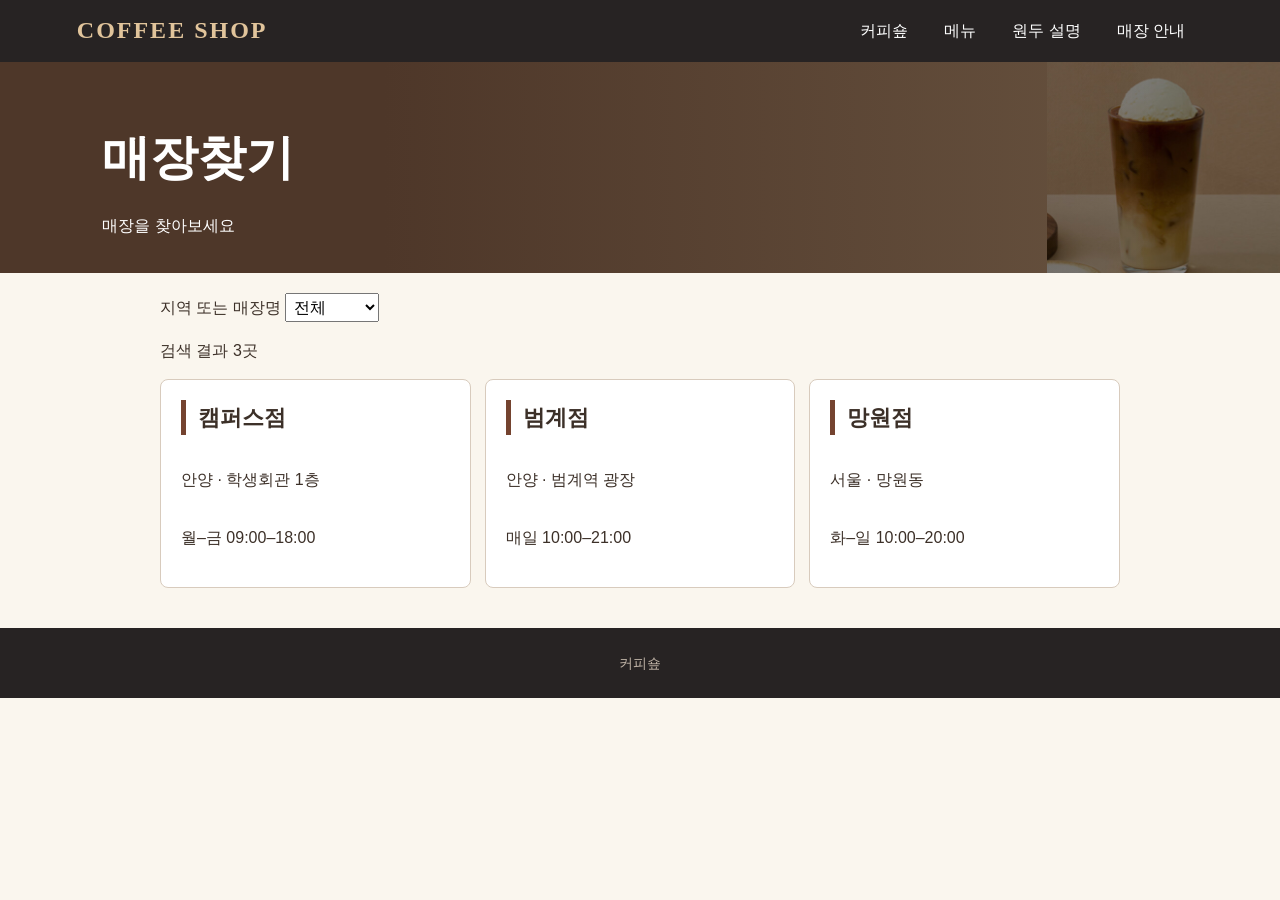
<file: store.html>
<!DOCTYPE html>
<html lang="ko">
<head>
    <meta charset="UTF-8">
    <meta name="viewport" content="width=device-width, initial-scale=1">
    <title>매장 안내 | 온도커피</title>
    <link rel="stylesheet" href="https://cdn.jsdelivr.net/npm/bootstrap-icons@1.13.2/font/bootstrap-icons.min.css">
    <link rel="stylesheet" href="style.css">

</head>
<body>
    <!-- 상단 바: 하위 메뉴를 누르면 별도의 HTML 페이지로 이동한다. -->
    <header>
        <a class="brand" href="index.html">COFFEE SHOP</a>
        <nav aria-label="주요 메뉴">
            <details class="nav-group" name="navigation">
                <summary>커피숖</summary>
                <div class="dropdown">
                    <a href="index.html">메인</a>
                </div>
            </details>
            <details class="nav-group" name="navigation">
                <summary>메뉴</summary>
                <div class="dropdown">
                    <a href="menu.html">전체 메뉴</a>
                    <a href="compare.html">영양성분 비교</a>
                    <a href="order.html">금액 확인</a>
                </div>
            </details>
            <a class="nav-beans-link" href="beans.html">원두 설명</a>
            <details class="nav-group" name="navigation">
                <summary>매장 안내</summary>
                <div class="dropdown">
                    <a href="store.html">매장찾기</a>
                </div>
            </details>
        </nav>
    </header>
    <section class="banner">
        <div>
            <h1>매장찾기</h1>
            <p>매장을 찾아보세요</p>
        </div>
    </section>
    <main>
<label for="area">지역 또는 매장명</label> <select id="area"><option value="f0">전체</option><option value="f1">안양</option><option value="f2">서울</option><option value="f3">캠퍼스점</option><option value="f4">범계점</option><option value="f5">망원점</option></select>
<p class="count f0">검색 결과 3곳</p>
<p class="count f1">검색 결과 2곳</p>
<p class="count f2">검색 결과 1곳</p>
<p class="count f3">검색 결과 1곳</p>
<p class="count f4">검색 결과 1곳</p>
<p class="count f5">검색 결과 1곳</p>
<div class="cards" id="stores">
<article class="store0"><h2>캠퍼스점</h2><p>안양 · 학생회관 1층</p><p>월–금 09:00–18:00</p></article>
<article class="store1"><h2>범계점</h2><p>안양 · 범계역 광장</p><p>매일 10:00–21:00</p></article>
<article class="store2"><h2>망원점</h2><p>서울 · 망원동</p><p>화–일 10:00–20:00</p></article></div>
    </main>
    <footer>커피숖</footer>
</body>
</html>
</file>
<file: style.css>
/* 전체 화면: 밝은 크림색 배경과 갈색 글씨를 사용한다. */
body {
    margin: 0;
    font-family: "맑은 고딕", sans-serif;
    color: #3c3028;
    background-color: #faf6ee;
    line-height: 1.6;
}

header, main, footer {
    max-width: 960px;
    margin: auto;
    padding: 20px;
}

header {
    display: flex;
    align-items: center;
    justify-content: space-between;
    flex-wrap: wrap;
}

nav a {
    margin-right: 12px;
    color: #593b2c;
}

section {
    margin-bottom: 32px;
}

.season {
    padding: 32px;
    background-color: #74432f;
    color: white;
    border-radius: 8px;
}

/* 메뉴 카드: 넓은 화면에서는 한 줄에 세 개씩 배치한다. */
.cards {
    display: grid;
    grid-template-columns: repeat(3, 1fr);
    gap: 14px;
}

article, #order {
    padding: 20px;
    border: 1px solid #d8cbbd;
    border-radius: 8px;
    background-color: white;
}

h3 {
    margin-top: 0;
}

summary {
    margin-top: 14px;
    color: #795038;
    cursor: pointer;
}

select {
    font: inherit;
    padding: 4px;
    margin-right: 10px;
}

.result {
    border-top: 1px solid #d8cbbd;
    padding-top: 12px;
}

/* 휴대폰처럼 화면이 좁으면 카드를 한 줄에 하나씩 보여 준다. */
@media (max-width: 650px) {
    .cards {
        grid-template-columns: 1fr;
    }
}

/* 사진처럼 네 칸을 같은 너비로 나누고 선택한 칸을 진하게 표시한다. */
.categories {
    display: grid;
    grid-template-columns: repeat(4, 1fr);
    gap: 1px;
    background-color: #d9d2cf;
}

.categories button {
    padding: 14px 2px;
    border: 0;
    background-color: #e7dfdb;
    font: inherit;
    font-weight: bold;
    cursor: pointer;
}

.categories button[aria-pressed="true"] {
    color: white;
    background-color: #392832;
}

/* 비교표는 좁은 화면에서도 두 메뉴가 나란히 보이도록 한다. */
dialog {
    width: min(480px, 86%);
    padding: 18px;
    border: 1px solid #c9bab2;
    border-radius: 8px;
    color: #3c3028;
}

dialog::backdrop {
    background-color: rgba(44, 32, 27, 0.55);
}

dialog table {
    width: 100%;
    border-collapse: collapse;
}

dialog td, dialog th {
    padding: 8px 3px;
    text-align: center;
    border-bottom: 1px solid #ded4cd;
}

dialog select {
    max-width: 100%;
    margin: 0;
}

.compare-button {
    margin-top: 15px;
    padding: 8px 14px;
    background-color: white;
    border: 1px solid #795038;
    border-radius: 4px;
    font: inherit;
    cursor: pointer;
}

/* 모든 페이지에 같은 상단 바를 배치한다. */
header {
    max-width: none;
    padding: 0 6%;
    background: #272323;
    color: white;
}
.brand {
    color: #e1c49b;
    font: bold 24px Georgia, serif;
    letter-spacing: 2px;
    text-decoration: none;
}
nav, .links {
    display: flex;
    flex-wrap: wrap;
}
.nav-group {
    position: relative;
}
.nav-group summary {
    color: white;
    margin: 0;
    padding: 18px;
    list-style: none;
}
.nav-group[open] summary {
    background: #4a3932;
}
.dropdown {
    position: absolute;
    z-index: 2;
    right: 0;
    min-width: 140px;
    background: #fff9ec;
    border: 1px solid #d8cbbd;
}
.dropdown a, .links a {
    display: block;
    padding: 12px 18px;
    margin: 0;
    color: #503829;
    text-decoration: none;
}
.dropdown a:hover, .links a:hover {
    background: #ede0c8;
}
.banner {
    display: grid;
    min-height: 175px;
    align-items: center;
    padding: 18px 8%;
    margin: 0;
    color: white;
    background: linear-gradient(90deg, #4e3729 30%, transparent 90%), url("coffee.jpg") right 50% / auto 100% no-repeat #66513e;
}
.banner h1 {
    font-size: clamp(27px, 4vw, 48px);
    margin-bottom: 4px;
}
.categories {
    grid-template-columns: repeat(6, 1fr);
}
.links a {
    background: #efe7da;
    margin: 0 10px 10px 0;
}
#comparison table {
    width: 100%;
    border-collapse: collapse;
}
#comparison th, #comparison td {
    text-align: center;
    padding: 10px 3px;
    border-bottom: 1px solid #d8cbbd;
}
#comparison select {
    max-width: 100%;
    margin: 0;
}
#search {
    font: inherit;
    padding: 8px;
}
@media (max-width: 650px) {
    header {
        display: block;
        padding: 12px 16px 0;
    }
    .nav-group summary {
        padding: 10px;
    }
    .nav-group:first-child .dropdown {
        left: 0;
        right: auto;
    }
    .categories {
        grid-template-columns: repeat(3, 1fr);
    }
    .banner p {
        max-width: 60%;
    }
}
/* 메뉴 카드 사진: 모든 카드에서 같은 비율로 꽉 채워 보여 준다. */
.cards article {
    display: flex;
    flex-direction: column;
    overflow: hidden;
}

.cards article img {
    display: block;
    width: min(100%, 180px);
    margin-inline: auto;
    aspect-ratio: 4 / 3;
    object-fit: cover;
    border-radius: 6px;
    margin-bottom: 14px;
    background-color: #eee6da;   /* 사진이 없을 때 크림색 칸으로 보임 */
}

.cards article strong {
    display: block;
    margin-top: 4px;
}

/* 휴대폰에서는 사진이 너무 커지지 않도록 비율을 낮춘다. */
@media (max-width: 650px) {
    .cards article img, .pick img {
        max-width: 150px;
        aspect-ratio: 4 / 3;
    }
}
/* ===== 홈 화면 꾸미기 ===== */
.banner .badge {
    display: inline-block;
    margin-bottom: 10px;
    padding: 4px 12px;
    border-radius: 20px;
    background-color: #e1c49b;
    color: #4e3729;
    font-size: 13px;
    font-weight: bold;
    letter-spacing: 1px;
}

.cta {
    display: inline-block;
    margin-top: 12px;
    padding: 10px 22px;
    border-radius: 24px;
    background-color: #e1c49b;
    color: #3c2a1f;
    font-weight: bold;
    text-decoration: none;
    transition: background-color 0.2s, transform 0.2s;
}
.cta:hover {
    background-color: #f0d9b5;
    transform: translateY(-2px);
}

main h2 {
    margin: 0 0 16px;
    padding-left: 12px;
    border-left: 5px solid #74432f;
    font-size: 22px;
}

.intro {
    padding: 32px 20px;
    text-align: center;
    background-color: #f3eadb;
    border-radius: 10px;
}
.intro h2 {
    border-left: 0;
    padding-left: 0;
}
.intro p {
    margin: 0;
    color: #6b5444;
}

/* 바로가기 카드 */
.shortcuts {
    display: grid;
    grid-template-columns: repeat(3, 1fr);
    gap: 14px;
}
.shortcuts a {
    display: flex;
    flex-direction: column;
    align-items: center;
    gap: 4px;
    padding: 24px 12px;
    background-color: white;
    border: 1px solid #d8cbbd;
    border-radius: 10px;
    color: #503829;
    text-align: center;
    text-decoration: none;
    transition: transform 0.2s, box-shadow 0.2s;
}
.shortcuts a:hover {
    transform: translateY(-4px);
    box-shadow: 0 8px 18px rgba(80, 56, 41, 0.15);
}
.shortcuts .icon {
    font-size: 32px;
}
.shortcuts small {
    color: #8a7566;
}

/* 추천 메뉴 */
.picks {
    display: grid;
    grid-template-columns: repeat(3, 1fr);
    gap: 14px;
}
.pick {
    overflow: hidden;
    padding-bottom: 18px;
    background-color: white;
    border: 1px solid #d8cbbd;
    border-radius: 10px;
}
.pick img {
    display: block;
    width: min(100%, 180px);
    margin-inline: auto;
    aspect-ratio: 4 / 3;
    object-fit: cover;
    background-color: #eee6da;
}
.pick h3,
.pick p,
.pick strong {
    margin: 0;
    padding: 0 18px;
}
.pick h3 {
    padding-top: 14px;
}
.pick p {
    margin: 4px 0 8px;
    color: #7a6657;
    font-size: 14px;
}
.pick strong {
    color: #74432f;
}

/* 푸터 */
footer {
    max-width: none;
    margin-top: 20px;
    padding: 24px;
    background-color: #272323;
    color: #bfb3a6;
    text-align: center;
    font-size: 14px;
}

@media (max-width: 650px) {
    .shortcuts,
    .picks {
        grid-template-columns: 1fr;
    }
    .banner .cta {
        padding: 8px 18px;
    }
}
#menu:has(input[value="커피"]:checked) article:not([data-category="커피"]) { display: none; }
#menu:has(input[value="논커피"]:checked) article:not([data-category="논커피"]) { display: none; }
#menu:has(input[value="베이커리"]:checked) article:not([data-category="베이커리"]) { display: none; }
#menu:has(input[value="스무디"]:checked) article:not([data-category="스무디"]) { display: none; }
#menu:has(input[value="베버리지"]:checked) article:not([data-category="베버리지"]) { display: none; }
/* 영양성분 비교 */

#comparison td span { display: none; }
#comparison:has(#menu0 option[value="p0"]:checked) .side0 .p0,
#comparison:has(#menu0 option[value="p1"]:checked) .side0 .p1,
#comparison:has(#menu0 option[value="p2"]:checked) .side0 .p2,
#comparison:has(#menu0 option[value="p3"]:checked) .side0 .p3,
#comparison:has(#menu0 option[value="p4"]:checked) .side0 .p4,
#comparison:has(#menu0 option[value="p5"]:checked) .side0 .p5,
#comparison:has(#menu0 option[value="p6"]:checked) .side0 .p6,
#comparison:has(#menu0 option[value="p7"]:checked) .side0 .p7,
#comparison:has(#menu0 option[value="p8"]:checked) .side0 .p8,
#comparison:has(#menu0 option[value="p9"]:checked) .side0 .p9,
#comparison:has(#menu0 option[value="p10"]:checked) .side0 .p10,
#comparison:has(#menu0 option[value="p11"]:checked) .side0 .p11,
#comparison:has(#menu0 option[value="p12"]:checked) .side0 .p12,
#comparison:has(#menu0 option[value="p13"]:checked) .side0 .p13,
#comparison:has(#menu1 option[value="p0"]:checked) .side1 .p0,
#comparison:has(#menu1 option[value="p1"]:checked) .side1 .p1,
#comparison:has(#menu1 option[value="p2"]:checked) .side1 .p2,
#comparison:has(#menu1 option[value="p3"]:checked) .side1 .p3,
#comparison:has(#menu1 option[value="p4"]:checked) .side1 .p4,
#comparison:has(#menu1 option[value="p5"]:checked) .side1 .p5,
#comparison:has(#menu1 option[value="p6"]:checked) .side1 .p6,
#comparison:has(#menu1 option[value="p7"]:checked) .side1 .p7,
#comparison:has(#menu1 option[value="p8"]:checked) .side1 .p8,
#comparison:has(#menu1 option[value="p9"]:checked) .side1 .p9,
#comparison:has(#menu1 option[value="p10"]:checked) .side1 .p10,
#comparison:has(#menu1 option[value="p11"]:checked) .side1 .p11,
#comparison:has(#menu1 option[value="p12"]:checked) .side1 .p12,
#comparison:has(#menu1 option[value="p13"]:checked) .side1 .p13 { display: inline; }
    
/* 매장 선택 */

.count, #stores article { display: none; }
main:has(#area option[value="f0"]:checked) .count.f0 { display: block; }
main:has(#area option[value="f0"]:checked) #stores .store0 { display: flex; }
main:has(#area option[value="f0"]:checked) #stores .store1 { display: flex; }
main:has(#area option[value="f0"]:checked) #stores .store2 { display: flex; }
main:has(#area option[value="f1"]:checked) .count.f1 { display: block; }
main:has(#area option[value="f1"]:checked) #stores .store0 { display: flex; }
main:has(#area option[value="f1"]:checked) #stores .store1 { display: flex; }
main:has(#area option[value="f2"]:checked) .count.f2 { display: block; }
main:has(#area option[value="f2"]:checked) #stores .store2 { display: flex; }
main:has(#area option[value="f3"]:checked) .count.f3 { display: block; }
main:has(#area option[value="f3"]:checked) #stores .store0 { display: flex; }
main:has(#area option[value="f4"]:checked) .count.f4 { display: block; }
main:has(#area option[value="f4"]:checked) #stores .store1 { display: flex; }
main:has(#area option[value="f5"]:checked) .count.f5 { display: block; }
main:has(#area option[value="f5"]:checked) #stores .store2 { display: flex; }
    
.categories label { padding: 8px 4px; background: #efe7da; cursor: pointer; }
#order table { width: 100%; border-collapse: collapse; }
#order th, #order td { padding: 6px; border-bottom: 1px solid #d8cbbd; text-align: center; }

/* 메뉴 분류 버튼 */
#menu .categories {
    display: flex;
    flex-wrap: wrap;
    gap: 8px;
    margin: 0 0 16px;
    padding: 0;
    border: 0;
    background: transparent;
}

/* 분류 이름과 라디오 버튼은 화면에서만 숨김 */
#menu .categories legend,
#menu .categories input {
    position: absolute;
    width: 1px;
    height: 1px;
    margin: -1px;
    padding: 0;
    overflow: hidden;
    clip-path: inset(50%);
    white-space: nowrap;
    border: 0;
}

#menu .categories label {
    position: relative;
    padding: 8px 18px;
    border: 1px solid #d8cbbd;
    border-radius: 24px;
    background: #fffaf3;
    color: #593b2c;
    font-size: 15px;
    cursor: pointer;
}

#menu .categories label:hover {
    background: #f0e5d7;
}

#menu .categories label:has(input:checked) {
    border-color: #593b2c;
    background: #593b2c;
    color: white;
}

#menu .categories label:has(input:focus-visible) {
    outline: 2px solid #795038;
    outline-offset: 3px;
}

/* 첫 번째 메뉴의 열량(kcal)과 당류(g) */
#comparison:has(#menu0 [value="p0"]:checked)  { --left-kcal: 285; --left-sugar: 28; }
#comparison:has(#menu0 [value="p1"]:checked)  { --left-kcal: 10;  --left-sugar: 0;  }
#comparison:has(#menu0 [value="p2"]:checked)  { --left-kcal: 160; --left-sugar: 11; }
#comparison:has(#menu0 [value="p3"]:checked)  { --left-kcal: 210; --left-sugar: 22; }
#comparison:has(#menu0 [value="p4"]:checked)  { --left-kcal: 130; --left-sugar: 30; }
#comparison:has(#menu0 [value="p5"]:checked)  { --left-kcal: 320; --left-sugar: 8;  }
#comparison:has(#menu0 [value="p6"]:checked)  { --left-kcal: 245; --left-sugar: 32; }
#comparison:has(#menu0 [value="p7"]:checked)  { --left-kcal: 210; --left-sugar: 36; }
#comparison:has(#menu0 [value="p8"]:checked)  { --left-kcal: 225; --left-sugar: 33; }
#comparison:has(#menu0 [value="p9"]:checked)  { --left-kcal: 155; --left-sugar: 30; }
#comparison:has(#menu0 [value="p10"]:checked) { --left-kcal: 140; --left-sugar: 29; }
#comparison:has(#menu0 [value="p11"]:checked) { --left-kcal: 125; --left-sugar: 26; }
#comparison:has(#menu0 [value="p12"]:checked) { --left-kcal: 205; --left-sugar: 23; }
#comparison:has(#menu0 [value="p13"]:checked) { --left-kcal: 330; --left-sugar: 24; }

/* 두 번째 메뉴의 열량(kcal)과 당류(g) */
#comparison:has(#menu1 [value="p0"]:checked)  { --right-kcal: 285; --right-sugar: 28; }
#comparison:has(#menu1 [value="p1"]:checked)  { --right-kcal: 10;  --right-sugar: 0;  }
#comparison:has(#menu1 [value="p2"]:checked)  { --right-kcal: 160; --right-sugar: 11; }
#comparison:has(#menu1 [value="p3"]:checked)  { --right-kcal: 210; --right-sugar: 22; }
#comparison:has(#menu1 [value="p4"]:checked)  { --right-kcal: 130; --right-sugar: 30; }
#comparison:has(#menu1 [value="p5"]:checked)  { --right-kcal: 320; --right-sugar: 8;  }
#comparison:has(#menu1 [value="p6"]:checked)  { --right-kcal: 245; --right-sugar: 32; }
#comparison:has(#menu1 [value="p7"]:checked)  { --right-kcal: 210; --right-sugar: 36; }
#comparison:has(#menu1 [value="p8"]:checked)  { --right-kcal: 225; --right-sugar: 33; }
#comparison:has(#menu1 [value="p9"]:checked)  { --right-kcal: 155; --right-sugar: 30; }
#comparison:has(#menu1 [value="p10"]:checked) { --right-kcal: 140; --right-sugar: 29; }
#comparison:has(#menu1 [value="p11"]:checked) { --right-kcal: 125; --right-sugar: 26; }
#comparison:has(#menu1 [value="p12"]:checked) { --right-kcal: 205; --right-sugar: 23; }
#comparison:has(#menu1 [value="p13"]:checked) { --right-kcal: 330; --right-sugar: 24; }

/* 첫째 줄은 열량, 둘째 줄은 당류를 비교 */
#comparison tbody tr:nth-child(1) {
    --left: var(--left-kcal);
    --right: var(--right-kcal);
}

#comparison tbody tr:nth-child(2) {
    --left: var(--left-sugar);
    --right: var(--right-sugar);
}

/* 각 칸에서 내 값과 상대 값의 차이를 구함 */
#comparison .side0 { --difference: calc(var(--left) - var(--right)); }
#comparison .side1 { --difference: calc(var(--right) - var(--left)); }

/* 차이가 양수인 칸에만 화살표가 보임 */
#comparison tbody tr:nth-child(-n+2) td::after {
    content: "▲";
    margin-left: 4px;
    color: #a14527;
    font-size: 0.75em;
    opacity: clamp(0, var(--difference), 1);
}

.pick {
    padding-top: 12px;
}

.pick img {
    border-radius: 6px;
}

/* 메뉴 화면: 영양성분 비교 버튼 */
#menu .compare-button {
    display: inline-block;
    margin-top: 4px;
    padding: 9px 18px;
    border: 0;
    border-radius: 24px;
    background-color: #593b2c;
    color: #fffaf3;
    font-size: 15px;
    font-weight: 600;
    text-decoration: none;
}

#menu .compare-button:hover {
    background-color: #744b35;
}

#menu .compare-button:focus-visible {
    outline: 2px solid #795038;
    outline-offset: 3px;
}


/* ===== 계절별 원두 추천: 기존 크림/브라운 디자인 계승 ===== */
.bean-intro{color:#6d5748;max-width:750px;margin-bottom:20px;}
.bean-season-controls{display:grid;grid-template-columns:repeat(5,minmax(0,1fr));gap:8px;margin:15px 0 22px;padding:0;border:0;}
.bean-season-controls legend{font-weight:700;margin-bottom:10px;padding:0;}
.bean-season-controls label{position:relative;display:block;cursor:pointer;text-align:center;border-radius:10px;padding:13px 5px;background:#eee3d6;color:#5f4636;border:1px solid #dacbbd;transition:background .2s,transform .2s;}
.bean-season-controls label:hover{transform:translateY(-2px);background:#e6d5c3;}
.bean-season-controls input{position:absolute;width:1px;height:1px;opacity:0;}
.bean-season-controls label:has(input:checked){background:#593b2c;color:#fff;border-color:#593b2c;box-shadow:0 3px 10px #3c302821;}
.bean-season-controls label:has(input:focus-visible){outline:3px solid #b77d52;outline-offset:2px;}
.bean-season-summary{padding:20px 22px;background:#f3eadb;border-left:5px solid #74432f;border-radius:7px;margin-bottom:18px;}
.bean-season-summary p{margin:5px 0 0;color:#6d5748;}
.bean-season-summary .summary-item{display:none;}
#beans-page:has(#season-all:checked) .summary-all,
#beans-page:has(#season-spring:checked) .summary-spring,
#beans-page:has(#season-summer:checked) .summary-summer,
#beans-page:has(#season-autumn:checked) .summary-autumn,
#beans-page:has(#season-winter:checked) .summary-winter{display:block;}
.bean-cards{display:grid;grid-template-columns:repeat(3,minmax(0,1fr));gap:15px;}
.bean-card{background:#fff;border:1px solid #d8cbbd;border-radius:11px;padding:22px;display:flex;flex-direction:column;gap:9px;transition:transform .2s,box-shadow .2s;}
.bean-card:hover{transform:translateY(-3px);box-shadow:0 8px 18px #50382918;}
.bean-card h3{font-size:19px;margin:0;}
.bean-card .bean-region{font-size:12px;letter-spacing:.8px;color:#967b66;font-weight:700;}
.bean-card .bean-taste{margin:0;color:#664e3f;}
.bean-card .bean-note{font-size:13px;color:#6e5b4e;margin:0;line-height:1.6;}
.bean-card .bean-tags{display:flex;gap:6px;flex-wrap:wrap;margin-top:auto;padding-top:9px;}
.bean-card .bean-tags span{background:#f2e9dd;color:#71503d;border-radius:30px;padding:3px 9px;font-size:12px;}
.bean-card .season-reason{background:#f9f3eb;border-radius:7px;padding:10px;font-size:13px;color:#594330;}
#beans-page:has(#season-spring:checked) .bean-card:not([data-seasons~="spring"]),
#beans-page:has(#season-summer:checked) .bean-card:not([data-seasons~="summer"]),
#beans-page:has(#season-autumn:checked) .bean-card:not([data-seasons~="autumn"]),
#beans-page:has(#season-winter:checked) .bean-card:not([data-seasons~="winter"]){display:none;}
.bean-info{font-size:13px;background:#f5eee4;border-radius:8px;padding:14px 18px;color:#745f51;margin-top:22px;}
.bean-info p{margin:4px 0;}
.bean-info a{color:#694632;}
@media(max-width:650px){.bean-cards{grid-template-columns:1fr;}.bean-season-controls{grid-template-columns:repeat(3,1fr);}}

/* 상단 메뉴의 독립 원두 설명 링크: 다른 메뉴와 같은 색감과 높이 */
.nav-beans-link {
    display: flex; align-items: center; padding: 18px; color: white;
    text-decoration: none; margin: 0; white-space: nowrap;
}
.nav-beans-link:hover, .nav-beans-link[aria-current="page"] { background: #4a3932; color: #fff; }
@media (max-width: 650px) { .nav-beans-link { padding: 10px; } }

/* 메인 핵심 기능 바로가기: 원래의 3개 카드 유지 */
.shortcuts { display: grid; grid-template-columns: repeat(3, minmax(0, 1fr)); gap: 14px; }
.shortcuts a { min-width: 0; }
.shortcuts .icon i { font-size: 32px; line-height: 1; }
@media (max-width: 650px) {
    .shortcuts { grid-template-columns: 1fr; }
}


/* ===== 원두 카드: 기본은 산지명만, 마우스를 올리면 상세 설명 표시 ===== */
/* Grid에서 옆 카드까지 늘어나지 않게 상단 정렬 */
#beans-page .bean-cards {
    align-items: start;
}

#beans-page .bean-card {
    gap: 6px;
    min-width: 0;
    padding: 20px 22px;
}

/* 처음에는 BRAZIL / 브라질 같은 제목만 보임 */
#beans-page .bean-card .bean-taste,
#beans-page .bean-card .bean-note,
#beans-page .bean-card .season-reason,
#beans-page .bean-card .bean-tags {
    display: none;
}

/* 카드에 마우스를 올리거나, 카드 내부에 키보드 포커스가 있으면 상세 표시 */
#beans-page .bean-card:hover .bean-taste,
#beans-page .bean-card:hover .bean-note,
#beans-page .bean-card:hover .season-reason,
#beans-page .bean-card:hover .bean-tags,
#beans-page .bean-card:focus-within .bean-taste,
#beans-page .bean-card:focus-within .bean-note,
#beans-page .bean-card:focus-within .season-reason,
#beans-page .bean-card:focus-within .bean-tags {
    display: block;
}

/* 상세 내용 사이 간격 */
#beans-page .bean-card:hover .bean-taste,
#beans-page .bean-card:focus-within .bean-taste {
    margin-top: 10px;
}

#beans-page .bean-card:hover .bean-tags,
#beans-page .bean-card:focus-within .bean-tags {
    display: flex;
}

/* 터치 기기에서는 hover가 불안정해 설명을 기본 표시 */
@media (hover: none) {
    #beans-page .bean-card .bean-taste,
    #beans-page .bean-card .bean-note,
    #beans-page .bean-card .season-reason {
        display: block;
    }
    #beans-page .bean-card .bean-tags {
        display: flex;
    }
}
</file>
